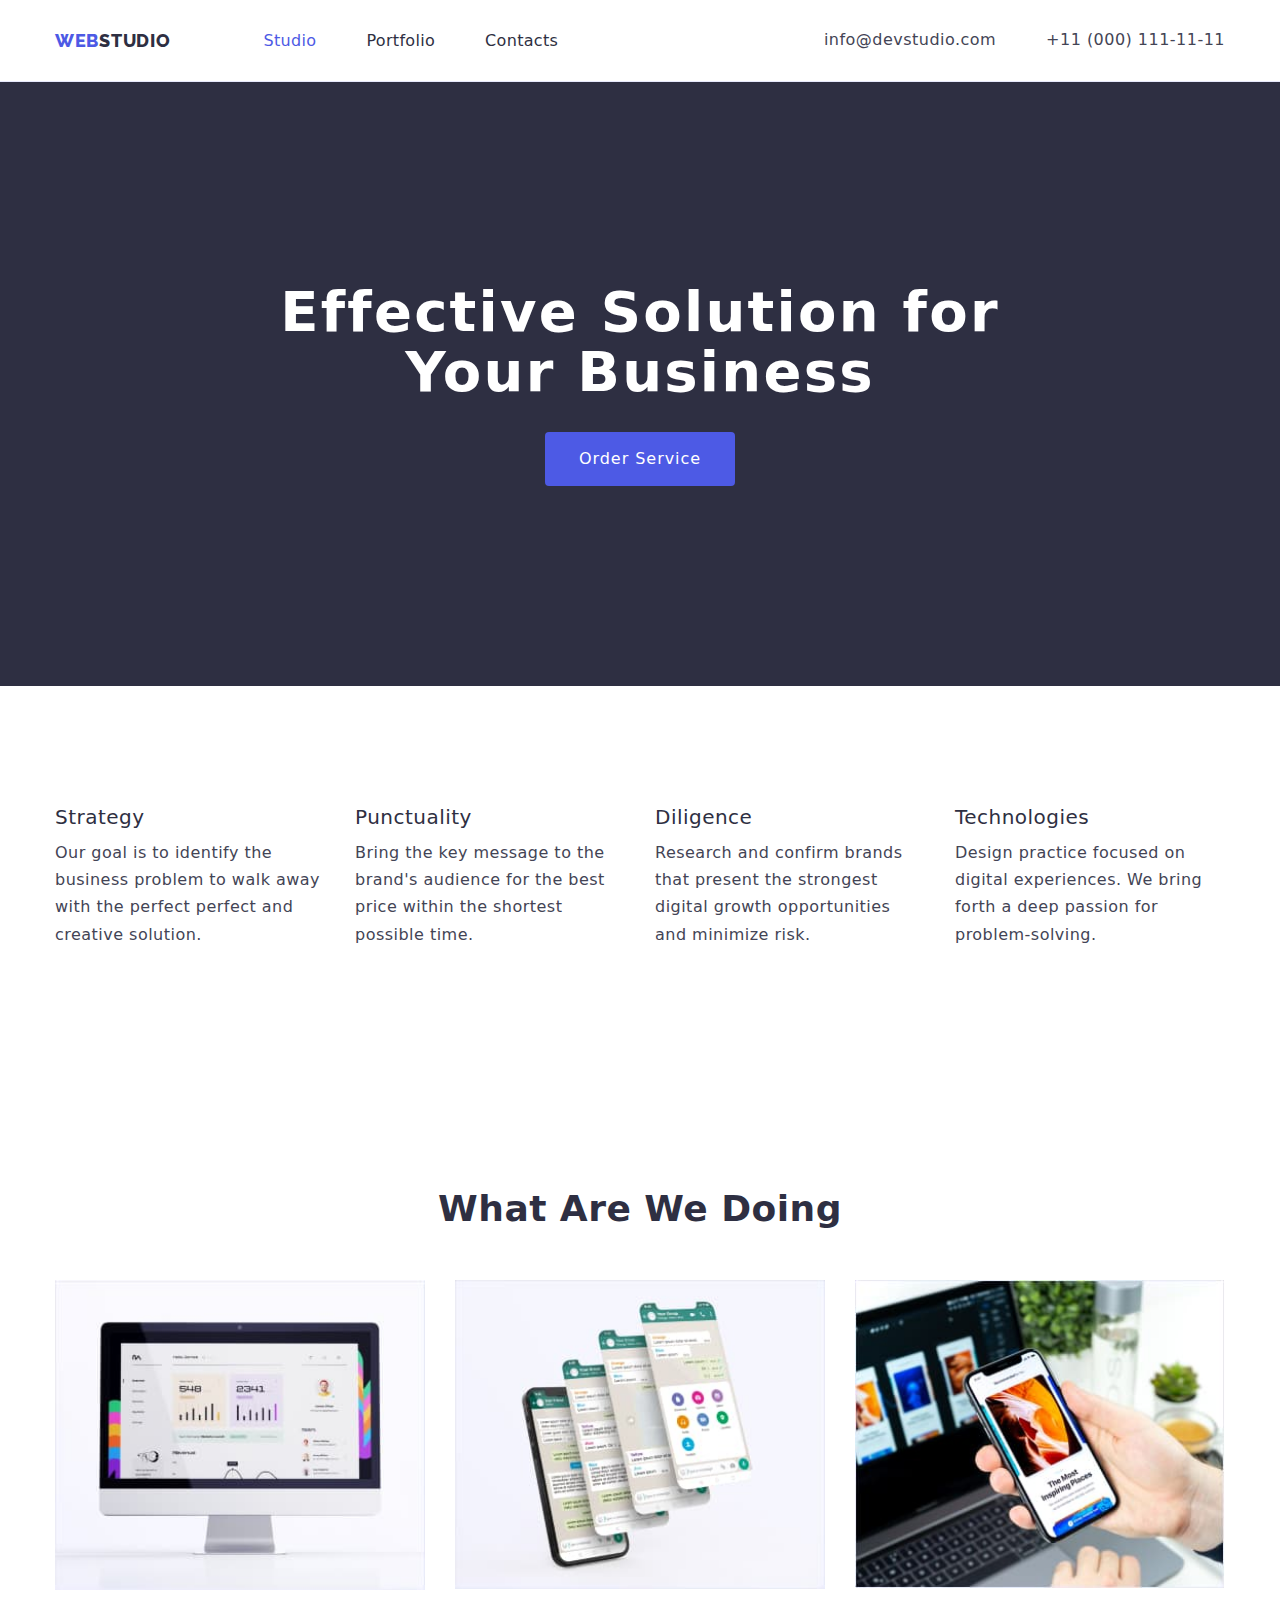
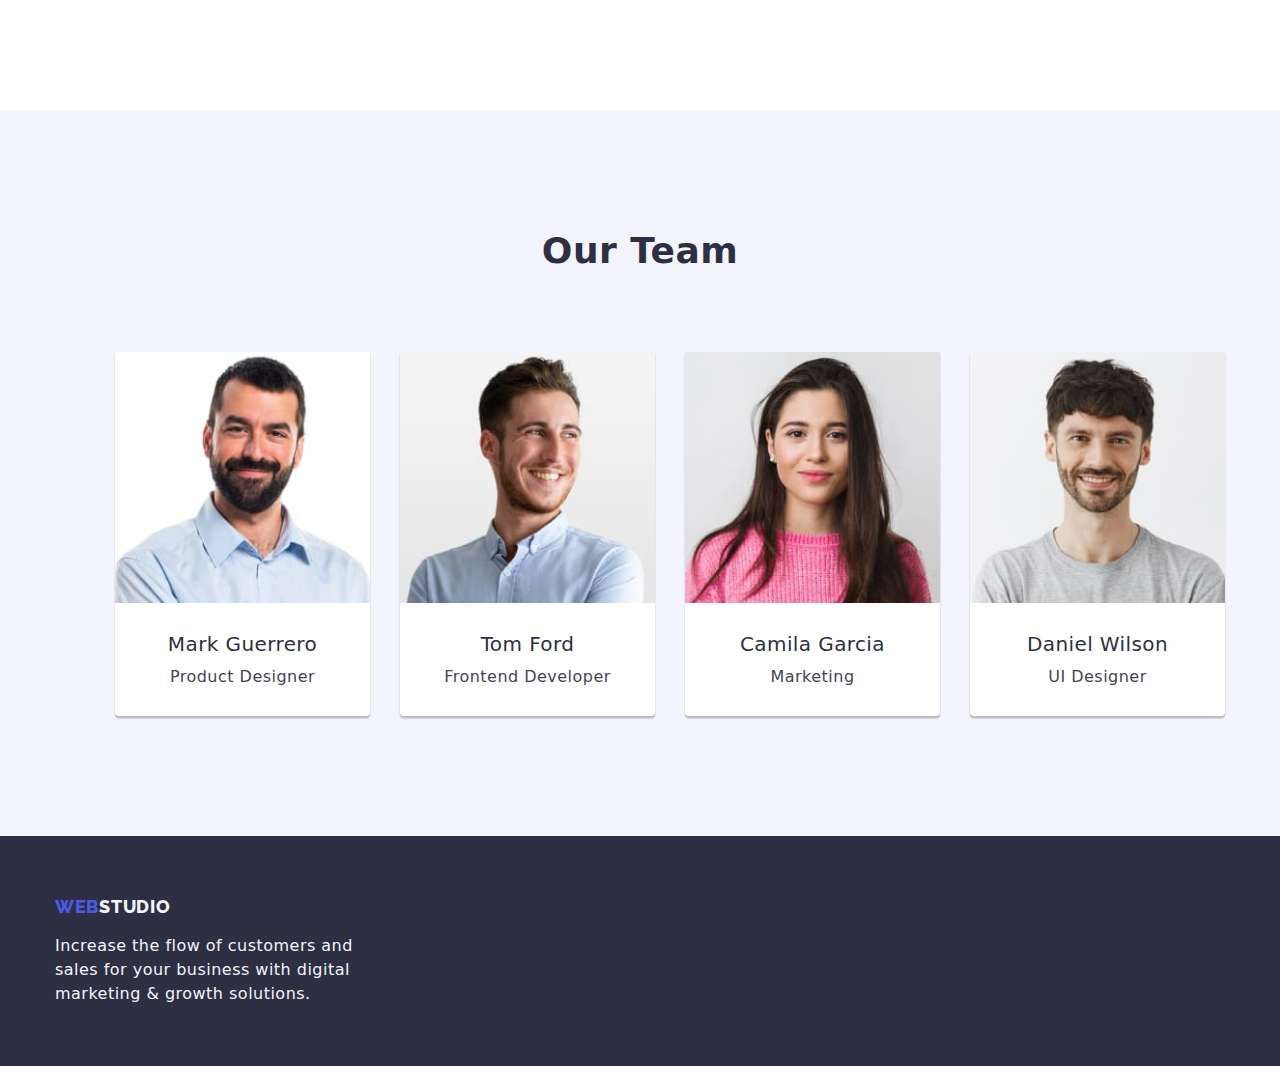
<file: index.html>
<!DOCTYPE html>
<html lang="en">

<head>
    <meta charset="UTF-8">
    <meta name="viewport" content="width=device-width, initial-scale=1.0">
    <!-- IE10 and below only -->
    <meta http-equiv="x-ua-compatible" content="ie=edge">
    <title>Studio</title>
    <!-----------css--------------->
    <link rel="stylesheet" href="./css/style.css" />
    <link rel="preconnect" href="https://fonts.googleapis.com" />
    <link rel="preconnect" href="https://fonts.gstatic.com" crossorigin />
    <link
        href="https://fonts.googleapis.com/css2?family=Raleway:wght@800&family=Roboto:wght@400;500;700;900&display=swap "
        rel="stylesheet" />
    <link rel="stylesheet"
        href="https://cdnjs.cloudflare.com/ajax/libs/modern-normalize/2.0.0/modern-normalize.min.css" />
</head>

<body>
    <!----Header part---->
    <header class="page-header">
        <div class="container menu">
            <nav class="navigation">
                <a href="./index.html" class="logo-link">
                    <span class="logo">WEB<span class="studio">STUDIO</span></span>
                </a>
                <ul class="nav-menu list">
                    <li class="item">
                        <a href="./index.html" class="page current link">Studio</a>
                    </li>
                    <li class="item">
                        <a href="./portfolio.html" class="page link">Portfolio</a>
                    </li>
                    <li class="item">
                        <a href="#" class="page link">Contacts</a>
                    </li>
                </ul>
            </nav>
            <ul class="contacts-menu list">

                <li class="item">
                    <a href="mailto:info@devstudio.com" class="contact link">info@devstudio.com</a>
                </li>
                <li class="item">
                    <a href="tel:+110001111111" class="contact link">+11 (000) 111-11-11</a>
                </li>
            </ul>
        </div>
    </header>

    <!--this is the main section-->
    <main>
        <!--Section one-->
        <section class="hero bg-hero">
            <div class="container">
                <h1 class="hero-title">Effective Solution for<br>Your Business</h1>
                <button type="button" class="button primary">Order Service</button>
            </div>
        </section>
        <!--Section two-->
        <section class="section">
            <div class="container">
                <ul class="benefits list">
                    <li class="item">
                        <h3 class="title">Strategy</h3>
                        <p class="description">
                            Our goal is to identify the business problem to walk away with the perfect perfect and
                            creative solution.
                        </p>
                    </li>
                    <li class="item">
                        <h3 class="title">Punctuality</h3>
                        <p class="description">
                            Bring the key message to the brand's audience for the best price within the shortest
                            possible time.
                        </p>
                    </li>
                    <li class="item">
                        <h3 class="title">Diligence</h3>
                        <p class="description">
                            Research and confirm brands that present the strongest digital growth opportunities and
                            minimize risk.
                        </p>
                    </li>
                    <li class="item">
                        <h3 class="title">Technologies</h3>
                        <p class="description">
                            Design practice focused on digital experiences. We bring forth a deep passion for
                            problem-solving.
                        </p>
                    </li>
                </ul>
            </div>
        </section>
        <!--Section three-->
        <section class="section no-top-padding">
            <div class="container">
                <h2 class="section-title">What Are We Doing</h2>
                <ul class="what-we-do list">
                    <li class="item">
                        <img src="./images/img-1.jpg" alt="monitor" width="370" height="294" class="image">
                    </li>
                    <li class="item">
                        <img src="./images/img-2.jpg" alt="mobile" width="370" height="294" class="image">
                    </li>
                    <li class="item">
                        <img src="./images/img-3.jpg" alt="mobile2" width="370" height="294" class="image">
                    </li>
                </ul>
            </div>
        </section>
        <!--Section four-->
        <section class="section bg-team">
            <div class="container">
                <h2 class="section-title">
                    Our Team
                </h2>
                <ul class="team list">
                    <li class="item">
                        <img src="./images/mark.jpg" alt="Mark Guerrero" width="270" height="260">
                        <h3 class="name">
                            Mark Guerrero
                        </h3>
                        <p class="position">
                            Product Designer
                        </p>
                    </li>
                    <li class="item">
                        <img src="./images/tom.jpg" alt="Tom Ford" width="270" height="260" class="image">
                        <h3 class="name">
                            Tom Ford
                        </h3>
                        <p class="position">
                            Frontend Developer
                        </p>
                    </li>
                    <li class="item">
                        <img src="./images/camila.jpg" alt="Camila Garcia" width="270" height="260" class="image">
                        <h3 class="name">
                            Camila Garcia
                        </h3>
                        <p class="position">
                            Marketing
                        </p>
                    </li>
                    <li class="item">
                        <img src="./images/daniel.jpg" alt="Daniel Wilson" width="270" height="260" class="image">
                        <h3 class="name">
                            Daniel Wilson
                        </h3>
                        <p class="position">
                            UI Designer
                        </p>
                    </li>
                </ul>
            </div>
        </section>
    </main>
    <!--This is  the footer-->
    <footer class="page-footer bg-footer">
        <div class="container">
            <a href="./index.html" class="logo-link footer">
                <span class="logo">WEB<span class="studio-footer">STUDIO</span></span>
            </a>
            <p class="footer-description">
                Increase the flow of customers and <br> sales for your business with digital <br> marketing & growth
                solutions.
            </p>
        </div>
    </footer>
</body>

</html>
</file>
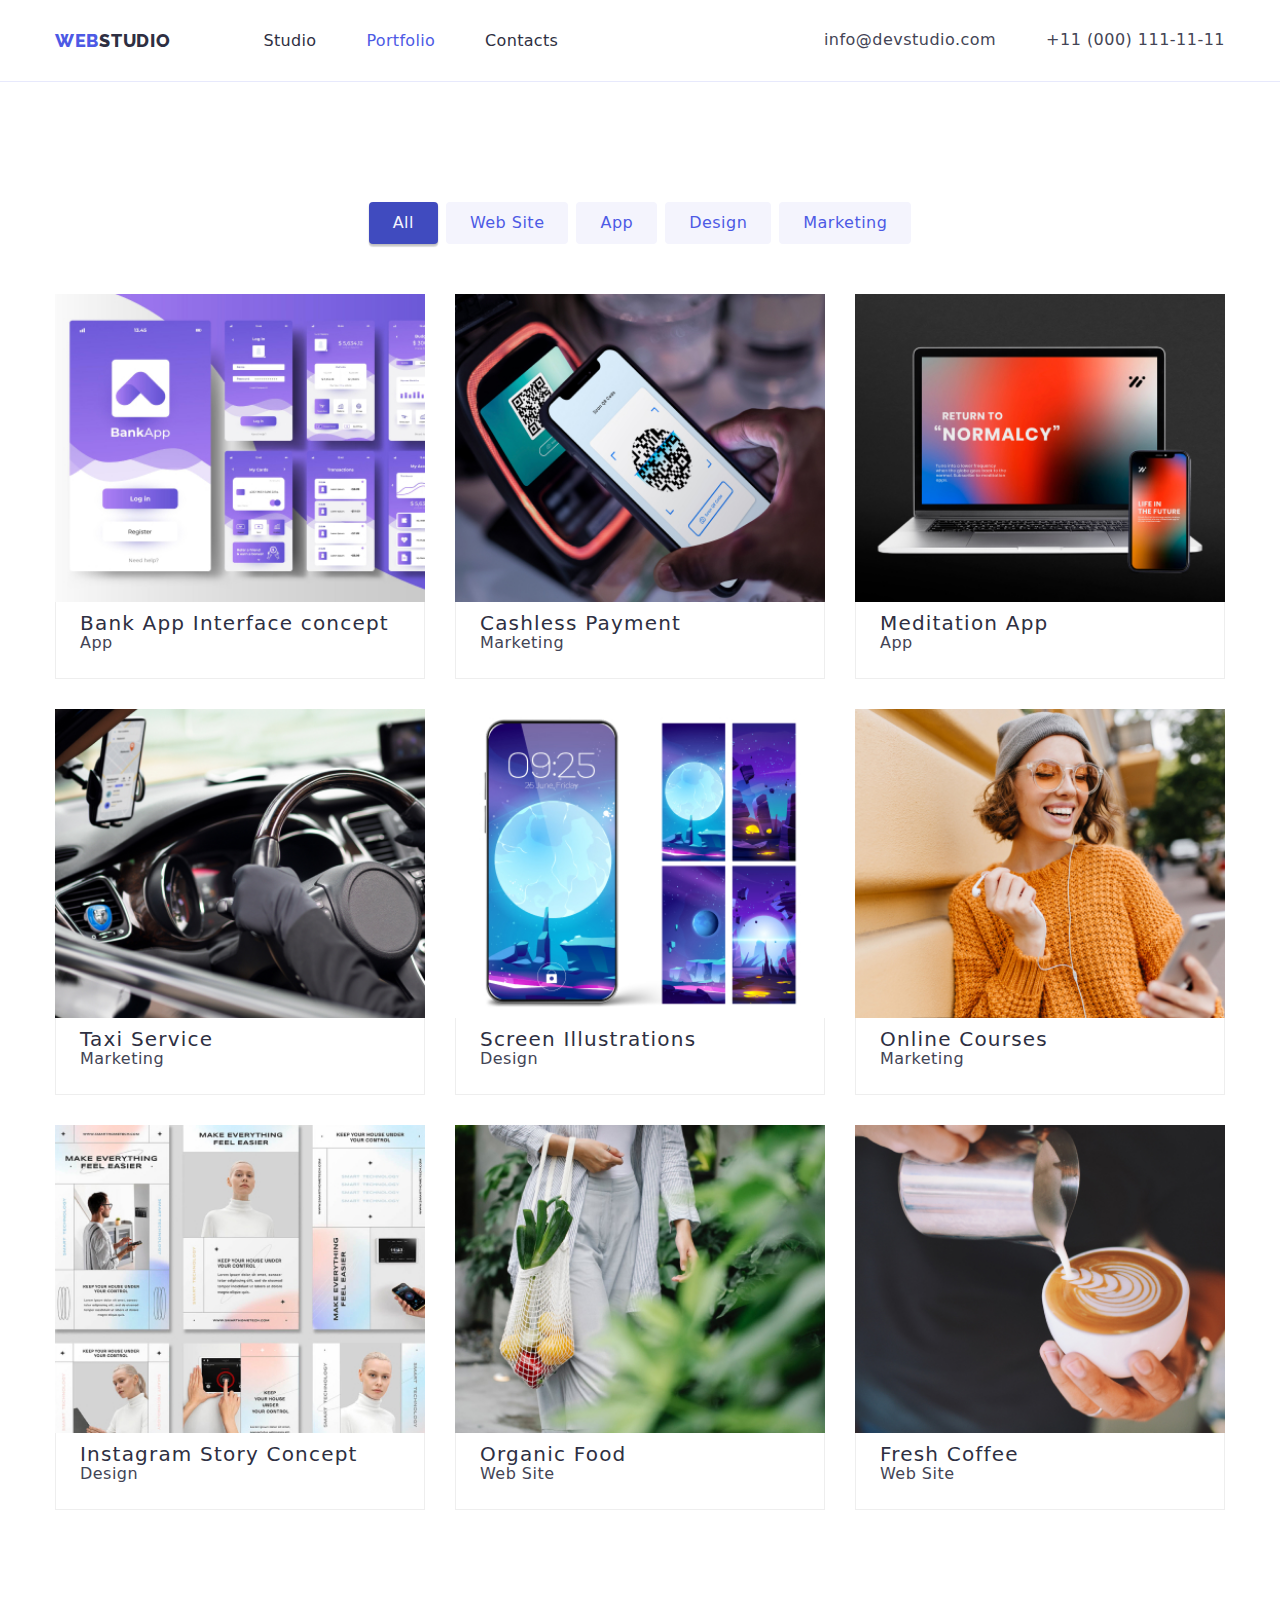
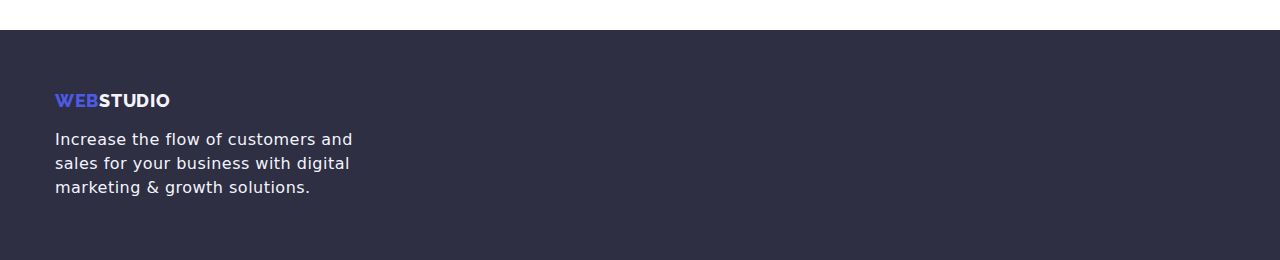
<file: portfolio.html>
<!DOCTYPE html>
<html lang="en">

<head>
    <meta charset="UTF-8">
    <meta name="viewport" content="width=device-width, initial-scale=1.0">
    <!-- IE10 and below only -->
    <meta http-equiv="x-ua-compatible" content="ie=edge">
    <title>Portfolio</title>
    <!-----------css--------------->
    <link rel="stylesheet" href="./css/style.css" />
    <link rel="preconnect" href="https://fonts.googleapis.com" />
    <link rel="preconnect" href="https://fonts.gstatic.com" crossorigin />
    <link
        href="https://fonts.googleapis.com/css2?family=Raleway:wght@800&family=Roboto:wght@400;500;700;900&display=swap "
        rel="stylesheet" />
    <link rel="stylesheet"
        href="https://cdnjs.cloudflare.com/ajax/libs/modern-normalize/2.0.0/modern-normalize.min.css" />
</head>

<body>
    <!--2nd Header part-->
    <header class="page-header">
        <div class="container menu">
            <nav class="navigation">
                <a href="./index.html" class="logo-link">
                    <span class="logo">WEB<span class="studio">STUDIO</span></span>
                </a>
                <ul class="nav-menu list">
                    <li class="item">
                        <a href="./index.html" class="page link">Studio</a>
                    </li>
                    <li class="item">
                        <a href="./portfolio.html" class="page current link">Portfolio</a>
                    </li>
                    <li class="item">
                        <a href="#" class="page link">Contacts</a>
                    </li>
                </ul>
            </nav>
            <ul class="contacts-menu list">
                <li class="item">
                    <a href="mailto:info@devstudio.com" class="contact link">info@devstudio.com</a>
                </li>
                <li class="item">
                    <a href="tel:+110001111111" class="contact link">+11 (000) 111-11-11</a>
                </li>
            </ul>
        </div>
    </header>
    <!----Main---->
    <main>
        <section class="section">
            <div class="container">
                <!--Button part-->
                <ul class="filters list">
                    <li class="space">
                        <button type="button" class="button filter current">All</button>
                    </li>
                    <li class="space">
                        <button type="button" class="button filter">Web Site</button>
                    </li>
                    <li class="space">
                        <button type="button" class="button filter">App</button>
                    </li>
                    <li class="space">
                        <button type="button" class="button filter">Design</button>
                    </li>
                    <li class="space">
                        <button type="button" class="button filter">Marketing</button>
                    </li>
                </ul>
                <!--Project Section-->
                <ul class="projects list">
                    <li class="project-card">
                        <a href="" class="project link">
                            <img src="./images/img-4.jpg" alt="bank app interface concept" width="370" height="294"
                                class="image">
                            <div class="substrate">
                                <h2 class="name">Bank App Interface concept</h2>
                                <p class="type">App</p>
                            </div>
                        </a>
                    </li>
                    <li class="project-card">
                        <a href="" class="project link">
                            <img src="./images/img-5.jpg" alt="cashless payment" width="370" height="294" class="image">
                            <div class="substrate">
                                <h2 class="name">Cashless Payment</h2>
                                <p class="type">Marketing</p>
                            </div>
                        </a>
                    </li>
                    <li class="project-card">
                        <a href="" class="project link">
                            <img src="./images/img-6.jpg" alt="meditation app" width="370" height="294" class="image">
                            <div class="substrate">
                                <h2 class="name">Meditation App</h2>
                                <p class="type">App</p>
                            </div>
                        </a>
                    </li>
                    <li class="project-card">
                        <a href="" class="project link">
                            <img src="./images/img-7.jpg" alt="taxi service" width="370" height="294" class="image">
                            <div class="substrate">
                                <h2 class="name">Taxi Service</h2>
                                <p class="type">Marketing</p>
                            </div>
                        </a>
                    </li>
                    <li class="project-card">
                        <a href="" class="project link">
                            <img src="./images/img-8.jpg" alt="screen illustrations" width="370" height="294"
                                class="image">
                            <div class="substrate">
                                <h2 class="name">Screen Illustrations</h2>
                                <p class="type">Design</p>
                            </div>
                        </a>
                    </li>
                    <li class="project-card">
                        <a href="" class="project link">
                            <img src="./images/img-9.jpg" alt="online courses" width="370" height="294" class="image">
                            <div class="substrate">
                                <h2 class="name">Online Courses</h2>
                                <p class="type">Marketing</p>
                            </div>
                        </a>
                    </li>
                    <li class="project-card">
                        <a href="" class="project link">
                            <img src="./images/img-10.jpg" alt="instagram story concept" width="370" height="294"
                                class="image">
                            <div class="substrate">
                                <h2 class="name">Instagram Story Concept </h2>
                                <p class="type">Design</p>
                            </div>
                        </a>
                    </li>
                    <li class="project-card">
                        <a href="" class="project link">
                            <img src="./images/img-11.jpg" alt="organic food" width="370" height="294" class="image">
                            <div class="substrate">
                                <h2 class="name">Organic Food</h2>
                                <p class="type">Web Site</p>
                            </div>
                        </a>
                    </li>
                    <li class="project-card">
                        <a href="" class="project link">
                            <img src="./images/img-12.jpg" alt="fresh coffee" width="370" height="294" class="image">
                            <div class="substrate">
                                <h2 class="name">Fresh Coffee</h2>
                                <p class="type">Web Site</p>
                            </div>
                        </a>
                    </li>
                </ul>
            </div>
        </section>
    </main>
    <!--This is  the footer-->
    <footer class="page-footer bg-footer">
        <div class="container">
            <a href="./index.html" class="logo-link footer">
                <span class="logo">WEB<span class="studio-footer">STUDIO</span></span>
            </a>
            <p class="footer-description">
                Increase the flow of customers and <br> sales for your business with digital <br> marketing & growth
                solutions.
            </p>
        </div>
    </footer>
</body>

</html>
</file>
<file: css/style.css>
/*-----------------------------------*\
  #style.css
\*-----------------------------------*/
:root {
    --iriscolor: #4D5AE5;
    --navyblue: #2E2F42;
    --navcolor: black;
    --oceancolor: #404bbf;
    --whitecolor: white;
    --slatecolor: #434455;
    --cloud: #f4f4fd;
    --ocean: #404bbf;
    --cornflower: #E7E9FC;
}

/*----Checked----*/
h1,
h2,
h3,
h4,
h5,
h6,
p {
    margin: 0;
}

/*----Checked----*/
html {
    box-sizing: border-box;
}

/*----Checked----*/
*,
*::before,
*::after {
    box-sizing: inherit;
}

/*----Checked----*/
img {
    display: block;
    max-width: 100%;
    height: auto;
}

/*----Checked----*/
.link {
    text-decoration: none;
    color: inherit;
}

/*----Checked----*/
.list {
    list-style-type: none;
    padding: 0;
    margin: 0;
}

/*----Checked----*/
body {
    font-family: 'Roboto', sans-serif;
    font-size: 16px;
    letter-spacing: 0.03em;
    color: var(--slatecolor);
    background-color: var(--whitecolor);
}

/*-----------------------------------*\
  #Header
\*-----------------------------------*/
/*----Checked----*/
.page-header {
    border-bottom: 1px solid var(--cornflower, #E7E9FC);
}

/*----Checked----*/
.menu,
.navigation,
.nav-menu,
.contact-menu {
    display: flex;
    align-items: center;
}

/*----Checked----*/
.logo-link {
    font-weight: 800;
    font-family: "Raleway", sans-serif;
    font-size: 18px;
    line-height: 1.17;
    letter-spacing: 0.04em;
}

/*----Checked----*/
.nav-menu {
    margin-left: 93px;

}

/*----Checked----*/
.nav-menu .page {
    color: var(--navyblue);
    font-size: 16px;
    text-decoration: none;
    font-weight: 500;
    line-height: 1.14;
    letter-spacing: 0.02em;
    display: block;
    padding-top: 32px;
    padding-bottom: 31px;
}

/*----Checked----*/
.contacts-menu {
    margin-left: auto;
    display: flex;
}

/*----Checked----*/
.nav-menu .item:not(:last-child),
.contacts-menu .item:not(:last-child) {
    margin-right: 50px;
}

/*----Checked----*/
.contacts-menu .contact {
    font-weight: 400;
    font-size: 16px;
}

/*----Checked----*/
.nav-menu.list .page.link:hover,
.nav-menu.list .page.link:focus,
.nav-menu.list .page.current.link,
.contacts-menu.list .contact.link:hover,
.contacts-menu.list .contact.link:focus {
    color: var(--iriscolor);
}

/*-----------------------------------*\
  #Main Section 
\*-----------------------------------*/
/*----Checked----*/
.bg-hero {
    background-color: var(--navyblue);
}

/*----Checked----*/
.hero {
    padding-bottom: 200px;
    padding-top: 200px;
    text-align: center;
}

/*----Checked----*/
.bg-team {
    background-color: var(--cloud);
}

/*----Checked----*/
.hero-title {
    color: var(--whitecolor);
    font-size: 56px;
    line-height: 1.07;
    letter-spacing: 0.04em;
    font-weight: 700;
    margin-bottom: 30px;
}

/*----Checked----*/
.button {
    cursor: pointer;
    border-color: transparent;
    letter-spacing: 0.03em;
    font-family: inherit;
    border-radius: 4px;
    font-size: 16px;
}

/*----Checked----*/
.button.primary {
    background-color: var(--iriscolor);
    color: var(--whitecolor);
    line-height: 1.87;
    letter-spacing: 0.06em;
    font-weight: 500;
    padding: 10px 32px;
    box-shadow: 0px 4px 4px rgba(0, 0, 0. 0.15);
}

/*---- Portfolio----*/
/*---- Button part----*/

/*----Checked----*/
.filters {
    display: flex;
    justify-content: center;
    margin-bottom: 50px;
}

/*----Checked----*/
.filters .space+.space {
    margin-left: 8px;
}

/*----Checked----*/
.button.filter {
    background: var(--cloud);
    color: var(--iriscolor);
    font-weight: 500;
    line-height: 1.62;
    padding: 6px 22px;
}

/*----Checked----*/
.button.filter:hover,
.button.filter:focus,
.button.filter.current {
    background-color: var(--ocean);
    color: var(--cloud);
    box-shadow: 0px 3px 1px rgba(0, 0, 0, 0.1), 0px 1px 2px rgba(0, 0, 0, 0.08),
        0px 2px 2px rgba(0, 0, 0, 0.12);
}

/*----Index part----*/
/*----Checked----*/
.button.primary:hover,
.button.primary:focus {
    background-color: var(--oceancolor);
    box-shadow: 0px 3px 1px rgba(0, 0, 0, 0.1), 0px 1px 2px rgba(0, 0, 0, 0.08),
        0px 2px 2px rgba(0, 0, 0, 0.12);
}

/*----Section 2----*/
/*----Checked----*/
.container {
    margin: 0 auto;
    padding: 0 15px;
    width: 1200px;
}

/*----Checked----*/
.benefits {
    display: flex;
    flex-wrap: wrap;
    margin-left: -30px;
    margin-top: -30px;
}

/*----Checked----*/
.benefits .item {
    flex-basis: calc(100% / 4 - 30px);
    margin-left: 30px;
    margin-top: 30px;
}

/*----Checked----*/
.benefits .description {
    color: var(--slatecolor);
    font-weight: 400;
    font-size: 16px;
    line-height: 1.71;
}

/*----Checked----*/
.benefits .title {
    color: var(--navyblue);
    font-size: 20px;
    font-weight: 500;
    line-height: 1.14;
    margin-bottom: 10px;
}

/*----Checked----*/
.what-we-do {
    display: flex;
    flex-wrap: wrap;
    margin-left: -30px;
    margin-top: -30px;
}

/*----Checked----*/
.what-we-do .item {
    flex-basis: calc(100% / 3 - 30px);
    margin-left: 30px;
    margin-top: 30px;
}

/*----for Section 3 & 4----*/
/*----Checked----*/
.section {
    padding-top: 120px;
    padding-bottom: 120px;
}

/*----Checked----*/
.section.no.top-padding {
    padding-top: 0;
}

/*----Checked----*/
.section-title {
    color: var(--navyblue);
    text-align: center;
    font-size: 36px;
    line-height: 1.17;
    font-weight: 700;
    margin-bottom: 50px;
}

/*----Checked----*/
.team {
    display: flex;
    flex-wrap: wrap;
    margin-top: 30px;
    margin-left: 30px;
}

/*----Checked----*/
.team .item {
    flex-basis: calc(100% / 4 - 30px);
    margin-left: 30px;
    margin-top: 30px;
    padding-bottom: 30px;
    background-color: var(--whitecolor);
    border-radius: 0px 0px 4px 4px;
    box-shadow: 0px 3px 1px rgba(0, 0, 0, 0.1), 0px 1px 2px rgba(0, 0, 0, 0.08),
        0px 2px 2px rgba(0, 0, 0, 0.12);
}

/*----Checked----*/
.team .name,
.team .position {
    text-align: center;
    line-height: 1.19;
}

/*----Checked----*/
.team .name {
    color: var(--navyblue);
    font-size: 20px;
    font-weight: 500;
    letter-spacing: 0.02em;
    padding-top: 30px;
    padding-bottom: 10px;
}

/*----Checked----*/
.team .position {
    color: var(--slatecolor);
    font-size: 16px;
    font-weight: 400;
}

/*----Checked----*/
.projects {
    display: flex;
    flex-wrap: wrap;
    margin-left: -30px;
    margin-top: -30px;
}

/*----Checked----*/
.project-card {
    flex-basis: calc(100% / 3 - 30px);
    margin-left: 30px;
    margin-top: 30px;
}

/*----Checked----*/
.substrate {
    background: var(--whitecolor);
    padding: 20px 24px;
    border: 1px solid #eeeeee;
    border-top: 0;
}

/*----Checked----*/
.project .name {
    color: var(--navyblue, #2E2F42);
    font-size: 20px;
    font-weight: 500;
    line-height: 2px;
    margin-bottom: 4px;
    letter-spacing: 0.06em;
}

/*----Checked----*/
.project .type {
    color: var(--slate, #434455);
    font-size: 16px;
    font-weight: 400;
    line-height: 1.87;
}

/*----Checked----*/
.page-footer {
    padding: 60px 0;
}

/*----Checked----*/
.page-footer.bg-footer {
    background-color: var(--navyblue);
}

/*----Checked----*/
.logo-link.footer {
    margin-bottom: 20px;
}

/*----Checked----*/
.footer-description {
    color: var(--cloud);
    font-size: 16px;
    font-weight: 400;
    line-height: 1.5;
    padding-top: 17px;
}

/*----Checked----*/
.logo,
.studio {
    display: inline-block;
}

/*----Checked----*/
.logo {
    color: var(--iriscolor);
}

/*----Checked----*/
.studio {
    color: var(--navyblue);

}

/*----Checked----*/
.studio-footer {
    color: var(--cloud);
}
</file>
